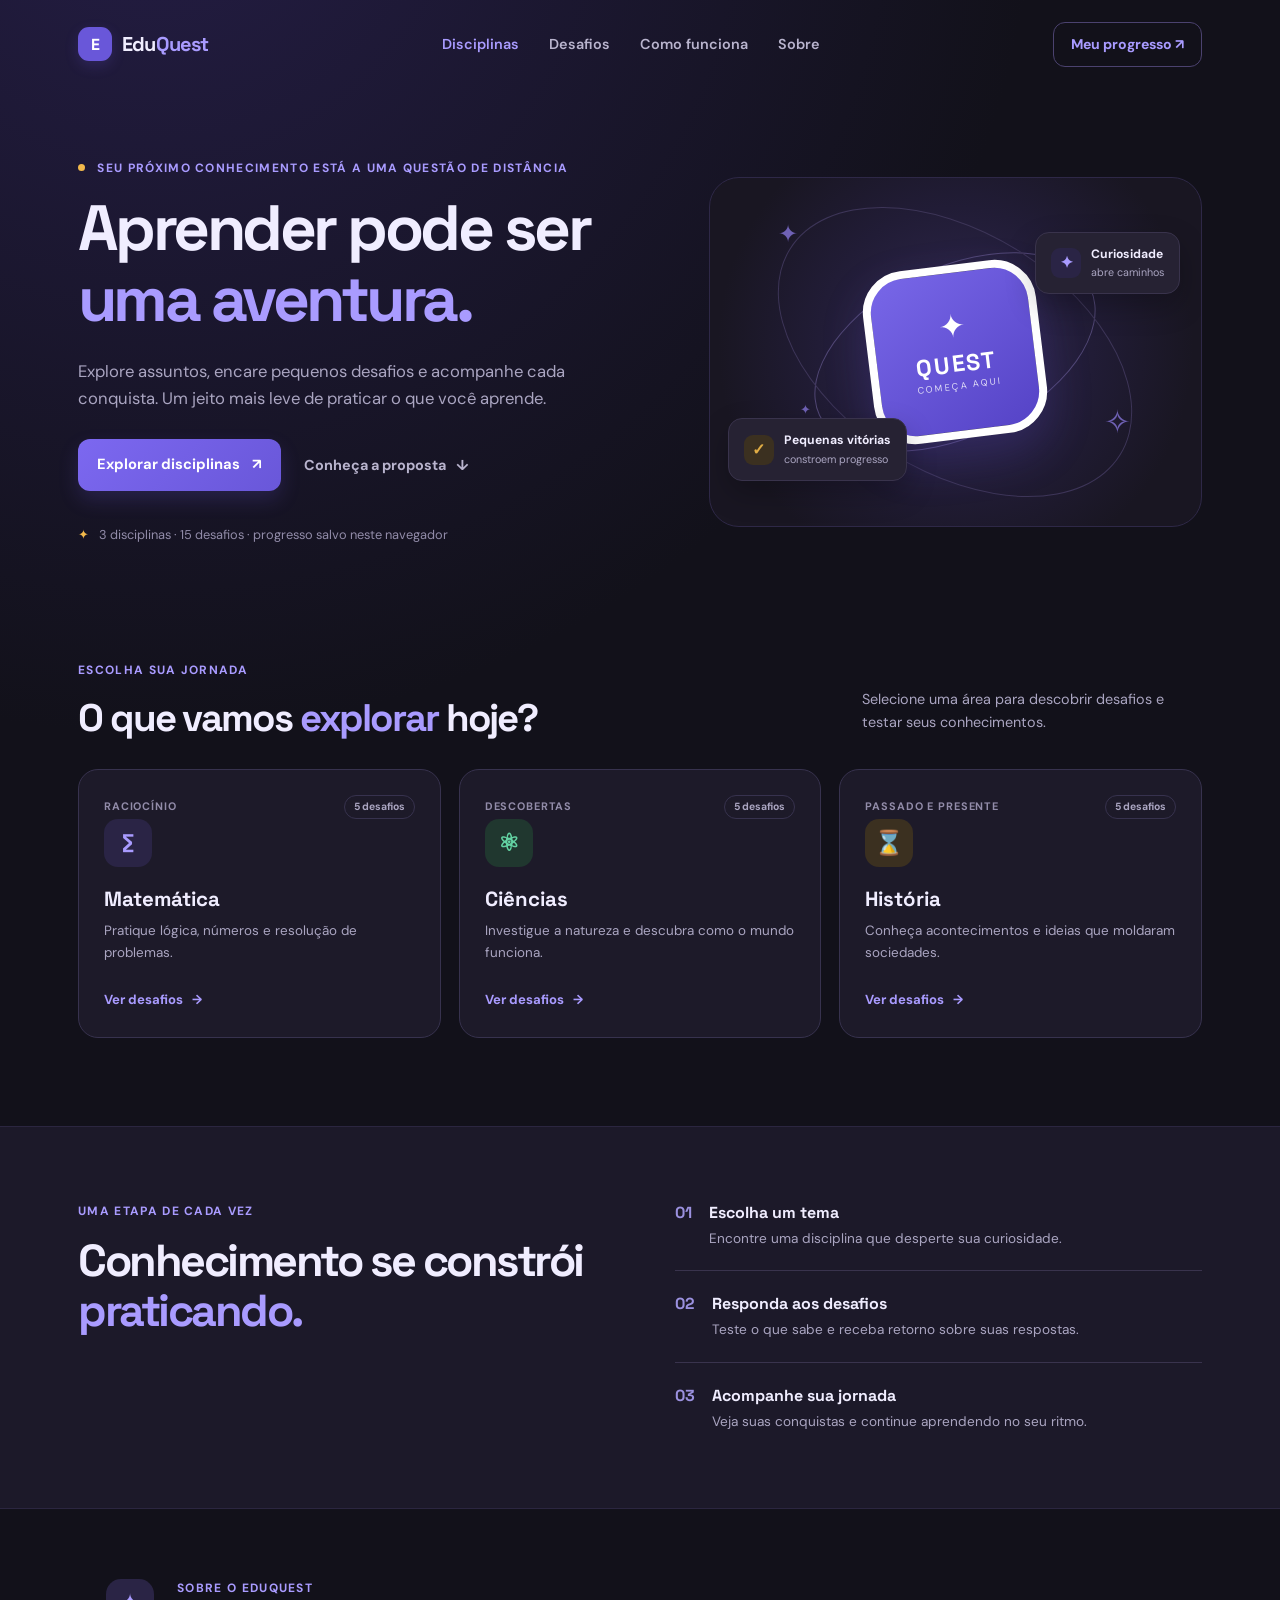
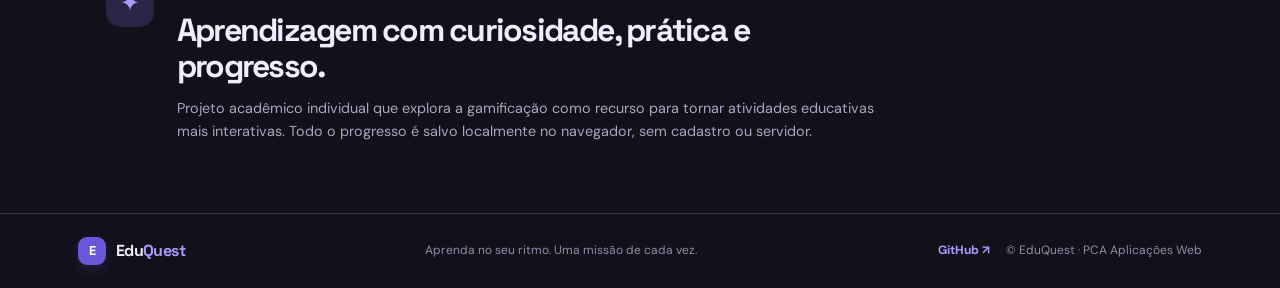
<file: index.html>
<!doctype html>
<html lang="pt-BR">
<head>
  <meta charset="utf-8">
  <meta name="viewport" content="width=device-width, initial-scale=1">
  <meta name="description" content="EduQuest: aprenda praticando com desafios educativos.">
  <meta name="theme-color" content="#12111a">
  <meta property="og:title" content="EduQuest — Aprender pode ser uma aventura">
  <meta property="og:description" content="Desafios de Matemática, Ciências e História com feedback imediato, XP e acompanhamento de progresso.">
  <meta property="og:type" content="website">
  <title>EduQuest — Aprender pode ser uma aventura</title>
  <link rel="icon" href="favicon.svg" type="image/svg+xml">
  <link rel="stylesheet" href="css/style.css">
  <script src="js/main.js" defer></script>
</head>
<body>
  <a class="skip-link" href="#conteudo">Pular para o conteúdo</a>
  <header class="site-header">
    <a class="brand" href="index.html" aria-label="EduQuest, página inicial">
      <span class="brand-mark" aria-hidden="true">E</span>
      <span>Edu<span class="brand-accent">Quest</span></span>
    </a>
    <nav class="main-nav" aria-label="Navegação principal">
      <a href="#disciplinas" aria-current="page">Disciplinas</a>
      <a href="desafios.html">Desafios</a>
      <a href="#como-funciona">Como funciona</a>
      <a href="#sobre">Sobre</a>
    </nav>
    <a class="header-cta" href="progresso.html">Meu progresso ↗</a>
  </header>

  <main id="conteudo">
    <section class="hero">
      <div class="hero-copy">
        <p class="eyebrow"><span class="eyebrow-dot"></span> Seu próximo conhecimento está a uma questão de distância</p>
        <h1>Aprender pode ser<br><span>uma aventura.</span></h1>
        <p class="hero-description">Explore assuntos, encare pequenos desafios e acompanhe cada conquista. Um jeito mais leve de praticar o que você aprende.</p>
        <div class="hero-actions">
          <a class="button button-primary" href="#disciplinas">Explorar disciplinas <span aria-hidden="true">↗</span></a>
          <a class="text-link" href="#como-funciona">Conheça a proposta <span aria-hidden="true">↓</span></a>
        </div>
        <div class="hero-note"><span class="note-icon" aria-hidden="true">✦</span> 3 disciplinas · 15 desafios · progresso salvo neste navegador</div>
      </div>
      <div class="hero-art" aria-label="Ilustração decorativa de uma jornada de aprendizagem">
        <div class="orbit orbit-one"></div>
        <div class="orbit orbit-two"></div>
        <div class="floating-card floating-card-top"><span class="mini-icon purple">✦</span><span><strong>Curiosidade</strong><small>abre caminhos</small></span></div>
        <div class="quest-bubble"><span class="quest-spark">✦</span><span class="quest-word">QUEST</span><span class="quest-sub">COMEÇA AQUI</span></div>
        <div class="floating-card floating-card-bottom"><span class="mini-icon yellow">✓</span><span><strong>Pequenas vitórias</strong><small>constroem progresso</small></span></div>
        <span class="art-star star-one">✦</span><span class="art-star star-two">✧</span><span class="art-star star-three">✦</span>
      </div>
    </section>

    <section class="section subjects" id="disciplinas">
      <div class="section-heading">
        <div><p class="eyebrow">Escolha sua jornada</p><h2>O que vamos <span>explorar</span> hoje?</h2></div>
        <p class="section-intro">Selecione uma área para descobrir desafios e testar seus conhecimentos.</p>
      </div>
      <div class="subject-grid">
        <article class="subject-card math-card">
          <div class="subject-card-top"><span class="subject-tag">Raciocínio</span><span class="subject-count">5 desafios</span></div>
          <div class="subject-icon" aria-hidden="true">∑</div>
          <h3>Matemática</h3><p>Pratique lógica, números e resolução de problemas.</p>
          <a href="desafios.html?materia=matematica" class="card-link">Ver desafios <span aria-hidden="true">→</span></a>
        </article>
        <article class="subject-card science-card">
          <div class="subject-card-top"><span class="subject-tag">Descobertas</span><span class="subject-count">5 desafios</span></div>
          <div class="subject-icon" aria-hidden="true">⚛</div>
          <h3>Ciências</h3><p>Investigue a natureza e descubra como o mundo funciona.</p>
          <a href="desafios.html?materia=ciencias" class="card-link">Ver desafios <span aria-hidden="true">→</span></a>
        </article>
        <article class="subject-card history-card">
          <div class="subject-card-top"><span class="subject-tag">Passado e presente</span><span class="subject-count">5 desafios</span></div>
          <div class="subject-icon" aria-hidden="true">⌛</div>
          <h3>História</h3><p>Conheça acontecimentos e ideias que moldaram sociedades.</p>
          <a href="desafios.html?materia=historia" class="card-link">Ver desafios <span aria-hidden="true">→</span></a>
        </article>
      </div>
    </section>

    <section class="how-section" id="como-funciona">
      <div class="how-inner">
        <div><p class="eyebrow">Uma etapa de cada vez</p><h2>Conhecimento se constrói<br><span>praticando.</span></h2></div>
        <div class="steps">
          <div class="step"><span class="step-number">01</span><div><h3>Escolha um tema</h3><p>Encontre uma disciplina que desperte sua curiosidade.</p></div></div>
          <div class="step"><span class="step-number">02</span><div><h3>Responda aos desafios</h3><p>Teste o que sabe e receba retorno sobre suas respostas.</p></div></div>
          <div class="step"><span class="step-number">03</span><div><h3>Acompanhe sua jornada</h3><p>Veja suas conquistas e continue aprendendo no seu ritmo.</p></div></div>
        </div>
      </div>
    </section>

    <section class="about-strip" id="sobre">
      <div class="about-symbol" aria-hidden="true">✦</div>
      <div><p class="eyebrow">Sobre o EduQuest</p><h2>Aprendizagem com curiosidade, prática e progresso.</h2><p>Projeto acadêmico individual que explora a gamificação como recurso para tornar atividades educativas mais interativas. Todo o progresso é salvo localmente no navegador, sem cadastro ou servidor.</p></div>
    </section>
    <noscript><p class="noscript-note">Ative o JavaScript para responder aos desafios e salvar seu progresso.</p></noscript>
  </main>

  <footer class="site-footer">
    <a class="brand footer-brand" href="index.html"><span class="brand-mark" aria-hidden="true">E</span><span>Edu<span class="brand-accent">Quest</span></span></a>
    <p>Aprenda no seu ritmo. Uma missão de cada vez.</p>
    <div class="footer-meta">
      <a href="https://github.com/B1smu7h/TrabalhoPCAEduQuest" target="_blank" rel="noopener">GitHub ↗</a>
      <span>© EduQuest · PCA Aplicações Web</span>
    </div>
  </footer>
</body>
</html>
</file>
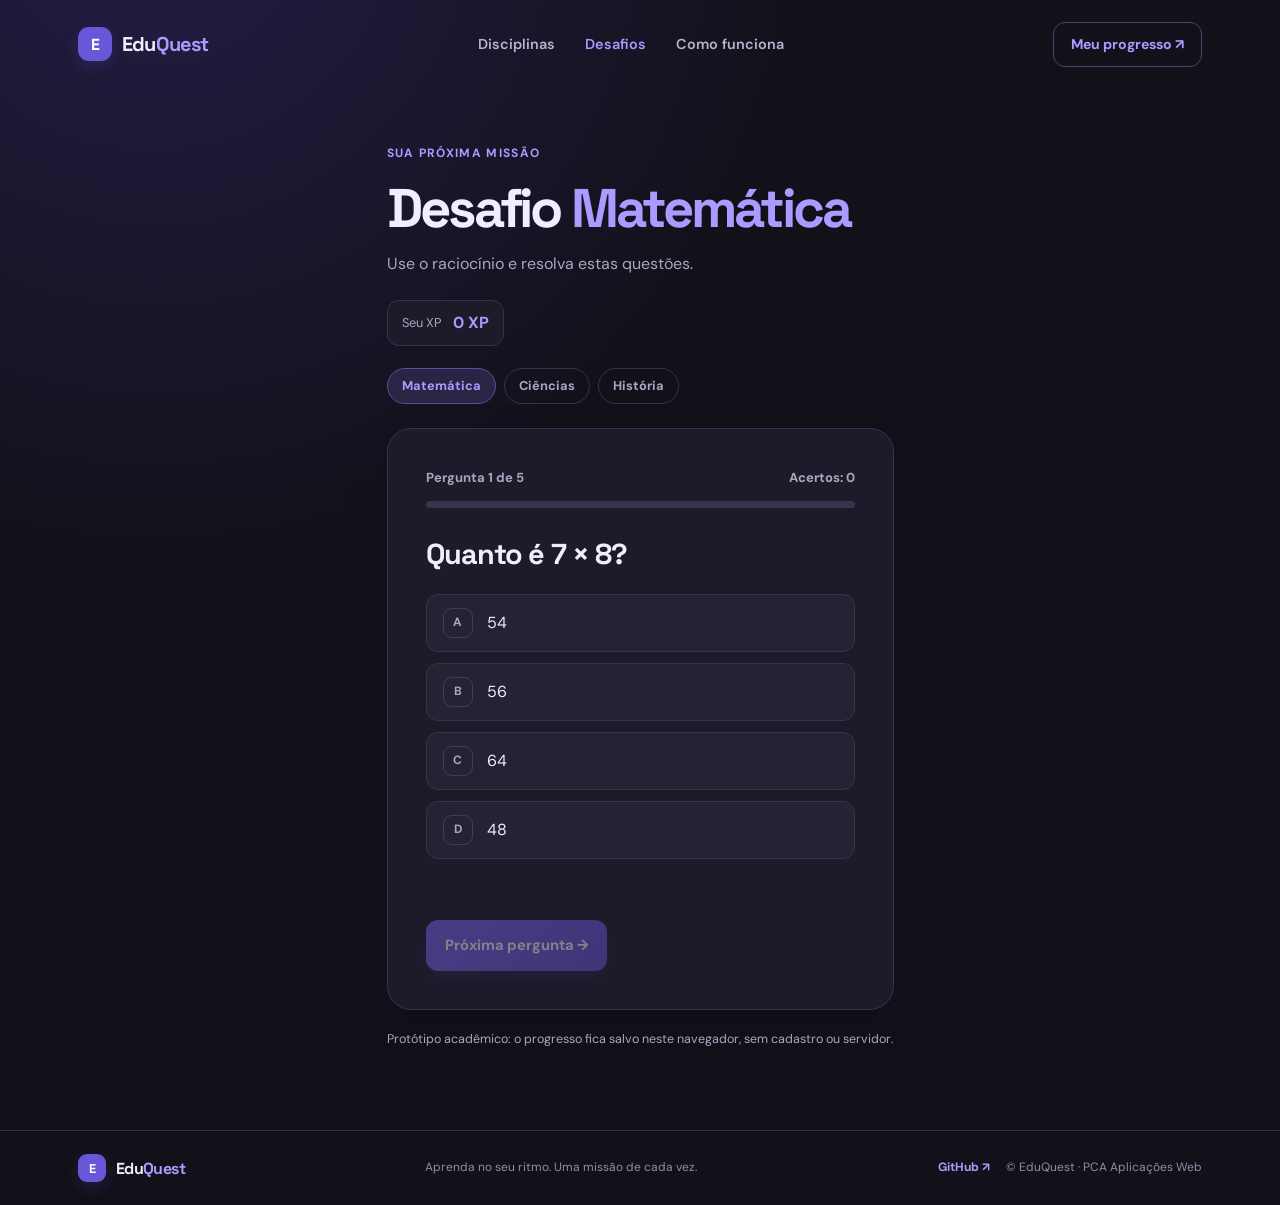
<file: desafios.html>
<!doctype html>
<html lang="pt-BR">
<head>
  <meta charset="utf-8">
  <meta name="viewport" content="width=device-width, initial-scale=1">
  <meta name="description" content="Responda aos desafios do EduQuest e pratique seus conhecimentos.">
  <meta name="theme-color" content="#12111a">
  <meta property="og:title" content="Desafios — EduQuest">
  <meta property="og:description" content="Escolha uma disciplina, responda às questões e acumule XP no EduQuest.">
  <meta property="og:type" content="website">
  <title>Desafios — EduQuest</title>
  <link rel="icon" href="favicon.svg" type="image/svg+xml">
  <link rel="stylesheet" href="css/style.css">
  <script src="js/questions.js" defer></script>
  <script src="js/storage.js" defer></script>
  <script src="js/quiz.js" defer></script>
</head>
<body>
  <a class="skip-link" href="#conteudo">Pular para o conteúdo</a>
  <header class="site-header">
    <a class="brand" href="index.html" aria-label="EduQuest, página inicial">
      <span class="brand-mark" aria-hidden="true">E</span><span>Edu<span class="brand-accent">Quest</span></span>
    </a>
    <nav class="main-nav" aria-label="Navegação principal">
      <a href="index.html#disciplinas">Disciplinas</a>
      <a href="desafios.html" aria-current="page">Desafios</a>
      <a href="index.html#como-funciona">Como funciona</a>
    </nav>
    <a class="header-cta" href="progresso.html">Meu progresso ↗</a>
  </header>

  <main class="quiz-main" id="conteudo">
    <section class="quiz-intro">
      <p class="eyebrow">Sua próxima missão</p>
      <h1 id="quiz-title">Desafio <span>EduQuest</span></h1>
      <p id="quiz-description">Escolha uma resposta, confira o feedback e continue praticando.</p>
      <div class="xp-summary"><span>Seu XP</span><strong id="xp-total">0 XP</strong></div>
    </section>

    <nav id="subject-tabs" class="subject-tabs" aria-label="Escolha a disciplina"></nav>

    <section class="quiz-panel" aria-live="polite">
      <div class="quiz-progress-row">
        <span id="question-count">Pergunta 1 de 5</span>
        <span id="quiz-score">Acertos: 0</span>
      </div>
      <div class="quiz-progress-track"><div id="progress-fill" class="quiz-progress-fill"></div></div>

      <div id="question-view">
        <h2 id="question-text">Carregando desafio…</h2>
        <div id="answer-options" class="answer-options"></div>
        <p id="feedback" class="quiz-feedback" role="status"></p>
        <button id="next-button" class="button button-primary quiz-next" type="button" disabled>Próxima pergunta →</button>
      </div>

      <div id="result-view" class="quiz-result" tabindex="-1" hidden>
        <span class="result-badge" aria-hidden="true">✦</span>
        <p class="eyebrow">Missão concluída</p>
        <h2 id="result-title">Você concluiu o desafio!</h2>
        <p id="result-message">Confira seu resultado e continue praticando.</p>
        <div class="result-stats">
          <div><span>Acertos</span><strong id="result-score">0/5</strong></div>
          <div><span>XP nesta rodada</span><strong id="result-xp">0 XP</strong></div>
          <div><span>Seu melhor</span><strong id="result-best">0/5</strong></div>
        </div>
        <div class="result-actions">
          <button id="retry-button" class="button button-primary" type="button">Refazer desafio ↻</button>
          <a class="button button-secondary" href="index.html#disciplinas">Escolher outra disciplina</a>
        </div>
      </div>
    </section>

    <p class="quiz-footnote">Protótipo acadêmico: o progresso fica salvo neste navegador, sem cadastro ou servidor.</p>
    <noscript><p class="noscript-note">Ative o JavaScript para responder aos desafios e salvar seu progresso.</p></noscript>
  </main>

  <footer class="site-footer">
    <a class="brand footer-brand" href="index.html"><span class="brand-mark" aria-hidden="true">E</span><span>Edu<span class="brand-accent">Quest</span></span></a>
    <p>Aprenda no seu ritmo. Uma missão de cada vez.</p>
    <div class="footer-meta">
      <a href="https://github.com/B1smu7h/TrabalhoPCAEduQuest" target="_blank" rel="noopener">GitHub ↗</a>
      <span>© EduQuest · PCA Aplicações Web</span>
    </div>
  </footer>
</body>
</html>
</file>
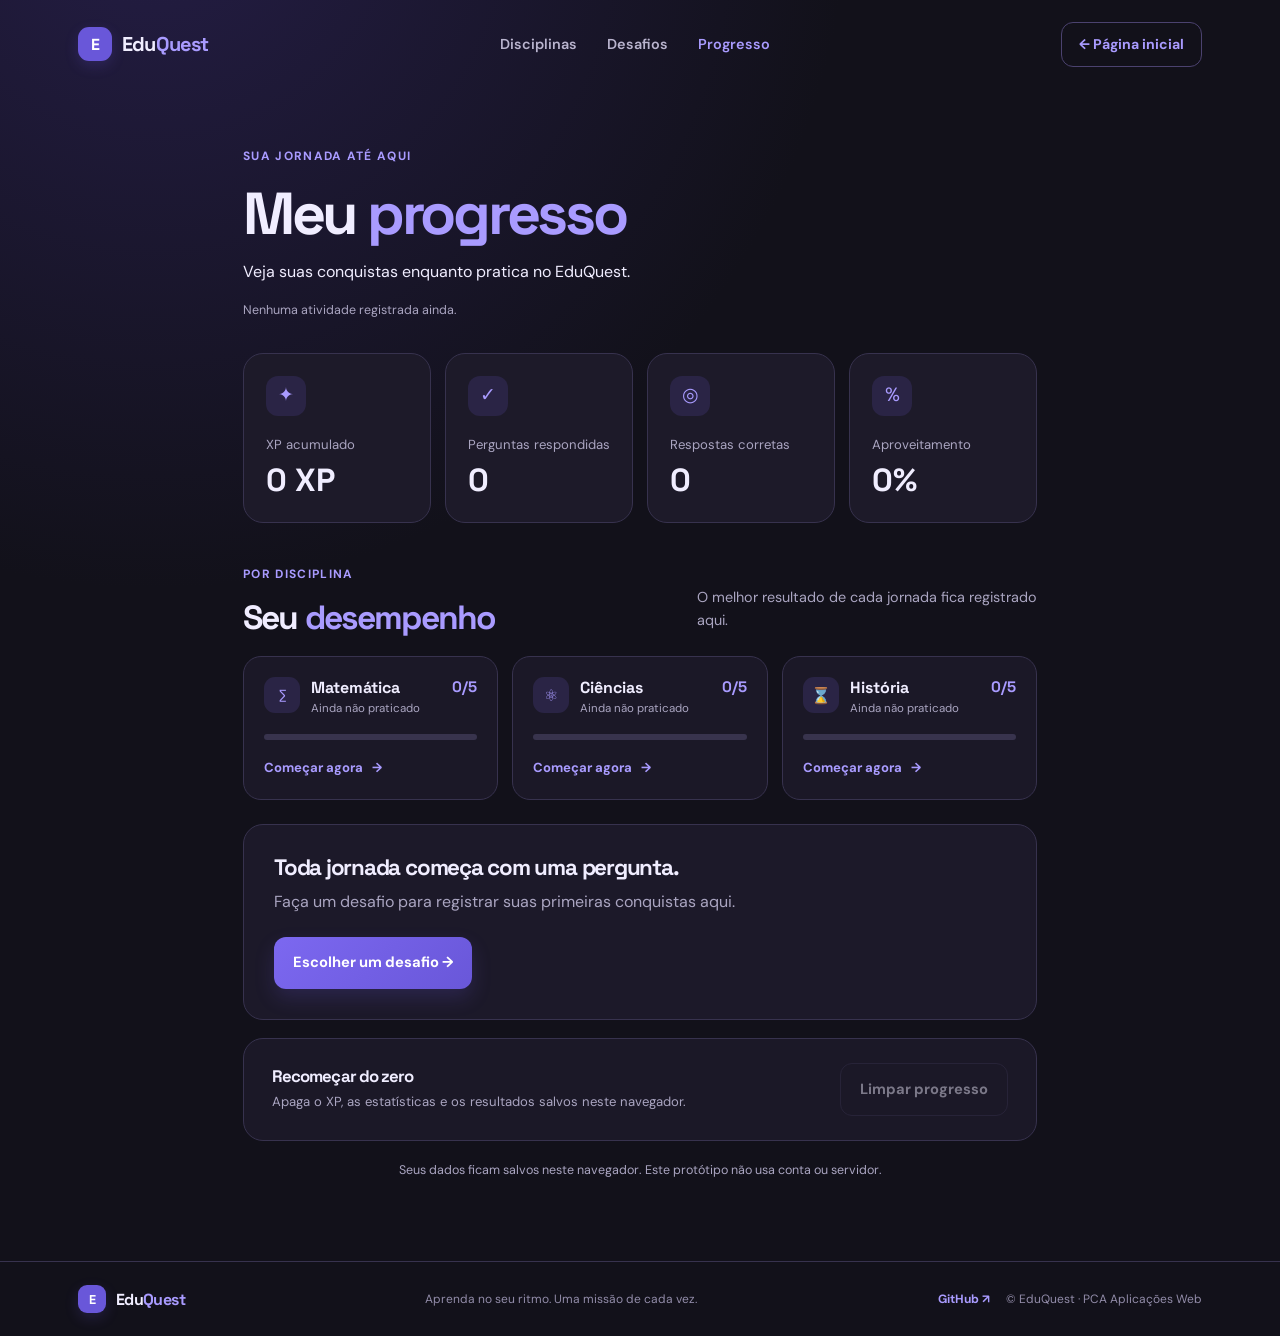
<file: progresso.html>
<!doctype html>
<html lang="pt-BR">
<head>
  <meta charset="utf-8">
  <meta name="viewport" content="width=device-width, initial-scale=1">
  <meta name="description" content="Acompanhe seu XP, acertos e desempenho por disciplina no EduQuest.">
  <meta name="theme-color" content="#12111a">
  <meta property="og:title" content="Meu progresso — EduQuest">
  <meta property="og:description" content="Veja suas conquistas, seu aproveitamento e seu melhor resultado em cada disciplina.">
  <meta property="og:type" content="website">
  <title>Meu progresso — EduQuest</title>
  <link rel="icon" href="favicon.svg" type="image/svg+xml">
  <link rel="stylesheet" href="css/style.css">
  <script src="js/questions.js" defer></script>
  <script src="js/storage.js" defer></script>
  <script src="js/progresso.js" defer></script>
</head>
<body>
  <a class="skip-link" href="#conteudo">Pular para o conteúdo</a>
  <header class="site-header">
    <a class="brand" href="index.html" aria-label="EduQuest, página inicial"><span class="brand-mark" aria-hidden="true">E</span><span>Edu<span class="brand-accent">Quest</span></span></a>
    <nav class="main-nav" aria-label="Navegação principal">
      <a href="index.html#disciplinas">Disciplinas</a>
      <a href="desafios.html">Desafios</a>
      <a href="progresso.html" aria-current="page">Progresso</a>
    </nav>
    <a class="header-cta" href="index.html">← Página inicial</a>
  </header>

  <main class="progress-main" id="conteudo">
    <section class="progress-heading">
      <p class="eyebrow">Sua jornada até aqui</p>
      <h1>Meu <span>progresso</span></h1>
      <p>Veja suas conquistas enquanto pratica no EduQuest.</p>
      <p id="last-activity" class="last-activity">Nenhuma atividade registrada ainda.</p>
    </section>

    <section class="progress-grid" aria-label="Estatísticas do seu progresso">
      <article class="progress-card"><span class="progress-card-icon" aria-hidden="true">✦</span><p>XP acumulado</p><strong id="progress-xp">0 XP</strong></article>
      <article class="progress-card"><span class="progress-card-icon" aria-hidden="true">✓</span><p>Perguntas respondidas</p><strong id="progress-answered">0</strong></article>
      <article class="progress-card"><span class="progress-card-icon" aria-hidden="true">◎</span><p>Respostas corretas</p><strong id="progress-correct">0</strong></article>
      <article class="progress-card"><span class="progress-card-icon" aria-hidden="true">%</span><p>Aproveitamento</p><strong id="progress-accuracy">0%</strong></article>
    </section>

    <section class="progress-subjects" aria-labelledby="subjects-title">
      <div class="section-heading">
        <div><p class="eyebrow">Por disciplina</p><h2 id="subjects-title">Seu <span>desempenho</span></h2></div>
        <p class="section-intro">O melhor resultado de cada jornada fica registrado aqui.</p>
      </div>
      <div id="subject-progress-list" class="subject-progress-list"></div>
    </section>

    <section class="progress-message" aria-labelledby="progress-message-title">
      <h2 id="progress-message-title">Toda jornada começa com uma pergunta.</h2>
      <p id="progress-message-text">Faça um desafio para registrar suas primeiras conquistas aqui.</p>
      <a class="button button-primary" href="index.html#disciplinas">Escolher um desafio →</a>
    </section>

    <section class="progress-reset" aria-labelledby="reset-title">
      <div>
        <h2 id="reset-title">Recomeçar do zero</h2>
        <p>Apaga o XP, as estatísticas e os resultados salvos neste navegador.</p>
      </div>
      <button id="reset-progress" class="button button-ghost" type="button">Limpar progresso</button>
    </section>

    <p class="quiz-footnote">Seus dados ficam salvos neste navegador. Este protótipo não usa conta ou servidor.</p>
    <noscript><p class="noscript-note">Ative o JavaScript para visualizar e salvar seu progresso.</p></noscript>
  </main>

  <dialog id="reset-dialog" class="confirm-dialog" aria-labelledby="reset-dialog-title">
    <h2 id="reset-dialog-title">Limpar todo o progresso?</h2>
    <p>Essa ação remove o XP, as respostas registradas e o melhor resultado de cada disciplina. Não é possível desfazer.</p>
    <div class="dialog-actions">
      <button id="cancel-reset" class="button button-ghost" type="button">Cancelar</button>
      <button id="confirm-reset" class="button button-danger" type="button">Sim, limpar</button>
    </div>
  </dialog>

  <footer class="site-footer">
    <a class="brand footer-brand" href="index.html"><span class="brand-mark" aria-hidden="true">E</span><span>Edu<span class="brand-accent">Quest</span></span></a>
    <p>Aprenda no seu ritmo. Uma missão de cada vez.</p>
    <div class="footer-meta">
      <a href="https://github.com/B1smu7h/TrabalhoPCAEduQuest" target="_blank" rel="noopener">GitHub ↗</a>
      <span>© EduQuest · PCA Aplicações Web</span>
    </div>
  </footer>
</body>
</html>
</file>
<file: css/style.css>
@import url('https://fonts.googleapis.com/css2?family=DM+Sans:wght@400;500;600;700&family=Space+Grotesk:wght@500;600;700&display=swap');

:root {
  color-scheme: dark;
  --ink: #f0edff;
  --muted: #aaa5c1;
  --purple: #a99bff;
  --purple-strong: #8d7bff;
  --purple-deep: #6957d9;
  --purple-dark: #5a48c6;
  --lavender: #2a2445;
  --line: #37324e;
  --paper: #12111a;
  --surface: #1b1827;
  --surface-alt: #1d1a29;
  --surface-2: #262233;
  --surface-3: #1c1929;
  --mint: #20372f;
  --yellow: #3b3020;
  --pink: #3a252e;
  --success: #7bd8ac;
  --danger: #f0a0aa;
  --warning: #f2b94b;
}

* { box-sizing: border-box; }

html { scroll-behavior: smooth; }

body {
  min-height: 100vh;
  display: flex;
  flex-direction: column;
  margin: 0;
  background:
    radial-gradient(circle at 12% -8%, #241d45 0, transparent 38%),
    var(--paper);
  color: var(--ink);
  font-family: 'DM Sans', sans-serif;
  line-height: 1.6;
}

main { flex: 1 0 auto; }

a { color: inherit; text-decoration: none; }

button, input { font: inherit; }

:focus-visible {
  outline: 2px solid var(--warning);
  outline-offset: 3px;
}

h1, h2, h3, p { margin-top: 0; }

h1, h2 {
  font-family: 'Space Grotesk', sans-serif;
  letter-spacing: -.055em;
  line-height: 1.12;
}

h1 { margin-bottom: 22px; font-size: clamp(2.7rem, 5vw, 4.5rem); }

h1 span, h2 span { color: var(--purple); }

.skip-link {
  position: absolute;
  z-index: 100;
  top: 12px;
  left: 12px;
  padding: 10px 16px;
  border-radius: 10px;
  background: var(--purple-deep);
  color: #fff;
  font-weight: 700;
  transform: translateY(-180%);
  transition: transform .2s ease;
}

.skip-link:focus { transform: translateY(0); }

/* Cabeçalho e navegação */
.site-header {
  max-width: 1180px;
  width: 100%;
  margin: 0 auto;
  padding: 22px 28px;
  display: flex;
  align-items: center;
  justify-content: space-between;
  gap: 28px;
}

.brand {
  display: inline-flex;
  align-items: center;
  gap: 10px;
  font: 700 1.25rem 'Space Grotesk', sans-serif;
  letter-spacing: -.04em;
  white-space: nowrap;
}

.brand-mark {
  display: grid;
  place-items: center;
  width: 34px;
  height: 34px;
  border-radius: 11px;
  background: var(--purple-deep);
  color: white;
  font-size: 1rem;
  box-shadow: 0 5px 14px #6957d933;
}

.brand-accent { color: var(--purple); }

.main-nav {
  display: flex;
  align-items: center;
  gap: 30px;
  color: #b9b4ce;
  font-size: .9rem;
  font-weight: 600;
}

.main-nav a { transition: color .15s ease; }
.main-nav a:hover, .main-nav a[aria-current="page"], .text-link:hover { color: var(--purple); }

.header-cta {
  padding: 10px 17px;
  border: 1px solid #4b426f;
  border-radius: 12px;
  color: var(--purple);
  font-weight: 700;
  font-size: .88rem;
  transition: border-color .15s ease, background .15s ease;
}

.header-cta:hover { border-color: var(--purple); background: var(--lavender); }

/* Página inicial */
.hero {
  max-width: 1180px;
  margin: 0 auto;
  padding: 70px 28px 84px;
  display: grid;
  grid-template-columns: 1.08fr .92fr;
  align-items: center;
  gap: 52px;
}

.eyebrow {
  margin: 0 0 15px;
  color: var(--purple);
  font-size: .75rem;
  font-weight: 700;
  letter-spacing: .11em;
  text-transform: uppercase;
}

.eyebrow-dot {
  display: inline-block;
  width: 7px;
  height: 7px;
  margin-right: 8px;
  border-radius: 50%;
  background: var(--warning);
  vertical-align: 1px;
}

.hero-description {
  max-width: 490px;
  margin-bottom: 28px;
  color: var(--muted);
  font-size: 1.04rem;
}

.hero-actions { display: flex; flex-wrap: wrap; align-items: center; gap: 23px; }

.button {
  display: inline-flex;
  align-items: center;
  justify-content: center;
  gap: 12px;
  padding: 14px 19px;
  border-radius: 12px;
  font-weight: 700;
  font-size: .92rem;
  transition: transform .15s ease, background .15s ease, border-color .15s ease, color .15s ease;
}

.button-primary {
  background: linear-gradient(135deg, #7c68f0, var(--purple-deep));
  color: #fff;
  box-shadow: 0 9px 20px #6957d933;
}

.button-primary:hover {
  background: linear-gradient(135deg, #8b78ff, var(--purple-dark));
  transform: translateY(-1px);
}

.button-secondary {
  border: 1px solid #4b426f;
  background: transparent;
  color: var(--purple);
}

.button-secondary:hover { border-color: var(--purple); background: var(--lavender); }

.button-ghost {
  border: 1px solid var(--line);
  background: transparent;
  color: var(--ink);
}

.button-ghost:hover { border-color: var(--danger); color: var(--danger); }

.button:disabled { opacity: .45; cursor: not-allowed; transform: none; }

.text-link { color: #b9b4ce; font-size: .9rem; font-weight: 700; }
.text-link span { margin-left: 7px; }

.hero-note { margin-top: 34px; color: #928ca9; font-size: .8rem; }
.note-icon { color: var(--warning); margin-right: 7px; }

.hero-art {
  position: relative;
  min-height: 350px;
  display: grid;
  place-items: center;
  overflow: hidden;
  border: 1px solid #2e2847;
  border-radius: 30px;
  background: radial-gradient(circle at 50% 48%, #30284f 0, #211c36 45%, #191622 78%);
}

.orbit { position: absolute; border: 1px solid #514775; border-radius: 50%; transform: rotate(-25deg); }
.orbit-one { width: 300px; height: 170px; }
.orbit-two { width: 390px; height: 240px; border-color: #3d3558; transform: rotate(32deg); }

.quest-bubble {
  z-index: 1;
  width: 174px;
  height: 174px;
  display: flex;
  flex-direction: column;
  align-items: center;
  justify-content: center;
  border: 8px solid #fff;
  border-radius: 42px;
  background: linear-gradient(145deg, #7867e8, #5543c6);
  color: white;
  box-shadow: 0 20px 45px #5947c53d;
  transform: rotate(-7deg);
}

.quest-spark { font-size: 2rem; line-height: 1; }
.quest-word { margin-top: 7px; font: 700 1.45rem 'Space Grotesk', sans-serif; letter-spacing: .08em; }
.quest-sub { font-size: .58rem; letter-spacing: .2em; opacity: .8; }

.floating-card {
  position: absolute;
  z-index: 2;
  display: flex;
  align-items: center;
  gap: 10px;
  padding: 12px 15px;
  border: 1px solid #39334c;
  border-radius: 14px;
  background: #262233;
  box-shadow: 0 12px 30px #0000003d;
}

.floating-card strong, .floating-card small { display: block; }
.floating-card strong { font-size: .76rem; }
.floating-card small { color: var(--muted); font-size: .67rem; }
.floating-card-top { top: 54px; right: 21px; }
.floating-card-bottom { bottom: 45px; left: 18px; }

.mini-icon {
  display: grid;
  place-items: center;
  width: 30px;
  height: 30px;
  border-radius: 9px;
  font-weight: 700;
}

.mini-icon.purple { background: var(--lavender); color: var(--purple); }
.mini-icon.yellow { background: var(--yellow); color: #e0ad45; }

.art-star { position: absolute; color: #6f61b5; }
.star-one { top: 37px; left: 68px; font-size: 1.5rem; }
.star-two { right: 70px; bottom: 78px; font-size: 2rem; }
.star-three { left: 90px; bottom: 105px; font-size: .8rem; }

/* Seções gerais */
.section { max-width: 1180px; margin: 0 auto; padding: 32px 28px 88px; }

.section-heading {
  display: flex;
  align-items: end;
  justify-content: space-between;
  gap: 30px;
  margin-bottom: 30px;
}

.section-heading h2, .how-section h2 { margin-bottom: 0; font-size: clamp(1.8rem, 3vw, 2.6rem); }
.section-intro { max-width: 340px; margin-bottom: 4px; color: var(--muted); font-size: .9rem; }

.subject-grid { display: grid; grid-template-columns: repeat(3, 1fr); gap: 18px; }

.subject-card {
  min-height: 265px;
  padding: 25px;
  border: 1px solid var(--line);
  border-radius: 20px;
  background: var(--surface-alt);
  transition: transform .2s ease, box-shadow .2s ease, border-color .2s ease;
}

.subject-card:hover {
  transform: translateY(-4px);
  border-color: #4a4270;
  box-shadow: 0 15px 35px #00000030;
}

.subject-card-top { display: flex; align-items: center; justify-content: space-between; gap: 12px; }

.subject-icon {
  display: grid;
  place-items: center;
  width: 48px;
  height: 48px;
  margin-bottom: 19px;
  border-radius: 14px;
  font-size: 1.5rem;
  font-weight: 700;
}

.math-card .subject-icon { background: var(--lavender); color: var(--purple); }
.science-card .subject-icon { background: var(--mint); color: #63d3a3; }
.history-card .subject-icon { background: var(--yellow); color: #e0ad45; }

.subject-tag {
  color: #928ca9;
  font-size: .68rem;
  font-weight: 700;
  letter-spacing: .08em;
  text-transform: uppercase;
}

.subject-count {
  padding: 3px 9px;
  border: 1px solid var(--line);
  border-radius: 20px;
  color: var(--muted);
  font-size: .65rem;
  font-weight: 700;
  white-space: nowrap;
}

.subject-card h3 { margin: 7px 0 8px; font: 700 1.28rem 'Space Grotesk', sans-serif; }
.subject-card p { min-height: 48px; margin-bottom: 18px; color: var(--muted); font-size: .84rem; }

.card-link { color: var(--purple); font-size: .82rem; font-weight: 700; }
.card-link:hover { color: var(--purple-strong); }
.card-link span { margin-left: 6px; }

.how-section {
  padding: 75px 28px;
  border-top: 1px solid #2b2640;
  border-bottom: 1px solid #2b2640;
  background: var(--surface-3);
}

.how-inner {
  max-width: 1124px;
  margin: 0 auto;
  display: grid;
  grid-template-columns: 1fr 1fr;
  gap: 70px;
  align-items: start;
}

.how-section h2 { font-size: clamp(2rem, 3.5vw, 3rem); }

.steps { display: grid; gap: 22px; }

.step {
  display: flex;
  gap: 17px;
  padding-bottom: 21px;
  border-bottom: 1px solid #39334d;
}

.step:last-child { border-bottom: 0; padding-bottom: 0; }
.step-number { color: #9b91df; font: 700 1rem 'Space Grotesk', sans-serif; }
.step h3 { margin-bottom: 5px; font: 700 1rem 'Space Grotesk', sans-serif; }
.step p { margin-bottom: 0; color: var(--muted); font-size: .85rem; }

.about-strip {
  max-width: 1124px;
  margin: 0 auto;
  padding: 70px 28px;
  display: flex;
  align-items: flex-start;
  gap: 23px;
}

.about-symbol {
  display: grid;
  place-items: center;
  flex: 0 0 48px;
  height: 48px;
  border-radius: 15px;
  background: var(--lavender);
  color: var(--purple);
  font-size: 1.5rem;
}

.about-strip h2 { max-width: 650px; margin-bottom: 12px; font-size: clamp(1.5rem, 2.5vw, 2.1rem); }
.about-strip p:last-child { max-width: 700px; margin-bottom: 0; color: var(--muted); font-size: .9rem; }

/* Rodapé */
.site-footer {
  display: flex;
  flex-wrap: wrap;
  align-items: center;
  justify-content: space-between;
  gap: 15px;
  padding: 23px max(28px, calc((100% - 1124px)/2));
  border-top: 1px solid var(--line);
  color: #928ca9;
  font-size: .75rem;
}

.footer-brand { color: var(--ink); font-size: 1rem; }
.footer-brand .brand-mark { width: 28px; height: 28px; border-radius: 9px; font-size: .8rem; }
.site-footer p { margin: 0; }

.footer-meta { display: flex; flex-wrap: wrap; align-items: center; gap: 16px; }
.footer-meta a { color: var(--purple); font-weight: 700; }
.footer-meta a:hover { color: var(--purple-strong); }

/* Página de desafios */
.quiz-main { max-width: 850px; min-height: 68vh; margin: 0 auto; padding: 55px 24px 80px; }
.quiz-intro { position: relative; margin-bottom: 22px; }
.quiz-intro h1 { margin-bottom: 12px; font-size: clamp(2.2rem, 5vw, 3.4rem); }
.quiz-intro > p:not(.eyebrow) { max-width: 570px; color: var(--muted); }

.xp-summary {
  display: inline-flex;
  align-items: center;
  gap: 12px;
  margin-top: 8px;
  padding: 9px 14px;
  border: 1px solid var(--line);
  border-radius: 12px;
  background: var(--surface-alt);
}

.xp-summary span { color: var(--muted); font-size: .8rem; }
.xp-summary strong { color: var(--purple); }

.subject-tabs {
  display: flex;
  flex-wrap: wrap;
  gap: 8px;
  margin-bottom: 24px;
}

.subject-tab {
  padding: 7px 14px;
  border: 1px solid var(--line);
  border-radius: 999px;
  color: var(--muted);
  font-size: .8rem;
  font-weight: 700;
  transition: border-color .15s ease, color .15s ease, background .15s ease;
}

.subject-tab:hover { border-color: var(--purple); color: var(--purple); }
.subject-tab.is-active { border-color: #5b4fa0; background: var(--lavender); color: var(--purple); }

.quiz-panel {
  padding: clamp(22px, 5vw, 38px);
  border: 1px solid var(--line);
  border-radius: 24px;
  background: var(--surface-alt);
  box-shadow: 0 18px 45px #00000020;
}

.quiz-progress-row {
  display: flex;
  justify-content: space-between;
  gap: 15px;
  color: var(--muted);
  font-size: .82rem;
  font-weight: 700;
}

.quiz-progress-track {
  height: 7px;
  margin: 13px 0 30px;
  overflow: hidden;
  border-radius: 20px;
  background: #38334d;
}

.quiz-progress-fill {
  width: 0;
  height: 100%;
  border-radius: inherit;
  background: linear-gradient(90deg, var(--purple-deep), var(--purple));
  transition: width .25s ease;
}

.quiz-panel h2 { margin-bottom: 23px; font-size: clamp(1.35rem, 3vw, 1.8rem); letter-spacing: -.03em; }

.answer-options { display: grid; gap: 11px; }

.answer-option {
  width: 100%;
  display: flex;
  align-items: center;
  gap: 14px;
  padding: 13px 16px;
  border: 1px solid var(--line);
  border-radius: 12px;
  background: var(--surface-2);
  color: var(--ink);
  text-align: left;
  font: inherit;
  cursor: pointer;
  transition: border-color .15s ease, background .15s ease;
}

.answer-option:hover:not(:disabled) { border-color: var(--purple); background: #302a46; }
.answer-option:disabled { cursor: default; opacity: .9; }

.option-letter {
  display: grid;
  place-items: center;
  flex: 0 0 30px;
  width: 30px;
  height: 30px;
  border: 1px solid #423b5e;
  border-radius: 9px;
  color: var(--muted);
  font-size: .75rem;
  font-weight: 700;
}

.option-text { flex: 1; }

.answer-option.answer-correct { border-color: #3c9d75; background: #20372f; }
.answer-option.answer-correct .option-letter { border-color: #3c9d75; background: #2f6b52; color: #fff; }
.answer-option.answer-wrong { border-color: #c56c7a; background: #3a252e; }
.answer-option.answer-wrong .option-letter { border-color: #c56c7a; background: #7a3a46; color: #fff; }

.quiz-feedback { min-height: 25px; margin: 17px 0; color: var(--muted); font-size: .9rem; }
.feedback-correct { color: var(--success); }
.feedback-wrong { color: var(--danger); }

.quiz-next { margin-top: 2px; border: 0; cursor: pointer; }

.quiz-footnote { margin: 20px 0 0; color: var(--muted); font-size: .78rem; text-align: center; }

.quiz-result { text-align: center; padding: 10px 0 4px; }
.quiz-result:focus { outline: none; }

.result-badge {
  display: grid;
  place-items: center;
  width: 58px;
  height: 58px;
  margin: 0 auto 20px;
  border-radius: 18px;
  background: var(--lavender);
  color: var(--purple);
  font-size: 1.6rem;
}

.quiz-result .eyebrow { margin-bottom: 8px; }
.quiz-result h2 { margin-bottom: 12px; }
.quiz-result > p:not(.eyebrow) { max-width: 540px; margin: 0 auto 26px; color: var(--muted); font-size: .95rem; }

.result-stats {
  display: grid;
  grid-template-columns: repeat(3, 1fr);
  gap: 12px;
  margin-bottom: 26px;
}

.result-stats div {
  padding: 16px 12px;
  border: 1px solid var(--line);
  border-radius: 14px;
  background: var(--surface-2);
}

.result-stats span { display: block; margin-bottom: 4px; color: var(--muted); font-size: .72rem; }
.result-stats strong { font: 700 1.35rem 'Space Grotesk', sans-serif; }
.result-stats div:nth-child(2) strong { color: var(--purple); }

.result-actions { display: flex; flex-wrap: wrap; justify-content: center; gap: 12px; }

/* Página de progresso */
.progress-main { max-width: 980px; min-height: 68vh; margin: 0 auto; padding: 58px 24px 80px; }
.progress-heading { margin-bottom: 32px; }
.progress-heading h1 { margin-bottom: 12px; font-size: clamp(2.4rem, 5vw, 3.7rem); }
.progress-heading > p:last-child { margin-bottom: 6px; color: var(--muted); }
.last-activity { margin: 0; color: #928ca9; font-size: .78rem; }

.progress-grid { display: grid; grid-template-columns: repeat(4, 1fr); gap: 14px; }

.progress-card {
  padding: 22px;
  border: 1px solid var(--line);
  border-radius: 20px;
  background: var(--surface-alt);
}

.progress-card-icon {
  display: grid;
  place-items: center;
  width: 40px;
  height: 40px;
  margin-bottom: 18px;
  border-radius: 12px;
  background: var(--lavender);
  color: var(--purple);
  font-size: 1.2rem;
}

.progress-card p { margin-bottom: 5px; color: var(--muted); font-size: .82rem; }
.progress-card strong { font: 700 clamp(1.6rem, 3vw, 2rem) 'Space Grotesk', sans-serif; }

.progress-subjects { margin-top: 42px; }
.progress-subjects .section-heading { margin-bottom: 20px; }
.progress-subjects h2 { font-size: clamp(1.6rem, 3vw, 2.1rem); }

.subject-progress-list { display: grid; grid-template-columns: repeat(3, 1fr); gap: 14px; }

.subject-progress {
  padding: 20px;
  border: 1px solid var(--line);
  border-radius: 18px;
  background: var(--surface);
}

.subject-progress-head { display: flex; align-items: flex-start; gap: 11px; margin-bottom: 15px; }

.subject-progress-icon {
  display: grid;
  place-items: center;
  flex: 0 0 36px;
  width: 36px;
  height: 36px;
  border-radius: 11px;
  background: var(--lavender);
  color: var(--purple);
  font-size: 1rem;
}

.subject-progress-head h3 { margin: 0; font: 700 1rem 'Space Grotesk', sans-serif; }
.subject-progress-head p { margin: 2px 0 0; color: var(--muted); font-size: .72rem; }
.subject-progress-head strong { margin-left: auto; color: var(--purple); font: 700 .95rem 'Space Grotesk', sans-serif; }

.subject-progress-track {
  height: 6px;
  margin-bottom: 14px;
  overflow: hidden;
  border-radius: 20px;
  background: #38334d;
}

.subject-progress-track span {
  display: block;
  width: 0;
  height: 100%;
  border-radius: inherit;
  background: linear-gradient(90deg, var(--purple-deep), var(--purple));
  transition: width .3s ease;
}

.progress-message {
  margin-top: 24px;
  padding: 30px;
  border: 1px solid var(--line);
  border-radius: 20px;
  background: var(--surface-3);
}

.progress-message h2 { margin-bottom: 9px; font-size: 1.4rem; }
.progress-message p { color: var(--muted); }
.progress-message .button { margin-top: 6px; }

.progress-reset {
  display: flex;
  align-items: center;
  justify-content: space-between;
  gap: 24px;
  margin-top: 18px;
  padding: 24px 28px;
  border: 1px solid var(--line);
  border-radius: 20px;
  background: var(--surface);
}

.progress-reset h2 { margin-bottom: 5px; font-size: 1.05rem; }
.progress-reset p { margin: 0; color: var(--muted); font-size: .82rem; }

.confirm-dialog {
  max-width: 460px;
  padding: 28px;
  border: 1px solid #4b426f;
  border-radius: 20px;
  background: var(--surface-alt);
  color: var(--ink);
  box-shadow: 0 25px 70px #00000080;
}

.confirm-dialog::backdrop { background: #08070dcc; }
.confirm-dialog h2 { margin-bottom: 10px; font-size: 1.35rem; }
.confirm-dialog p { color: var(--muted); font-size: .9rem; }
.dialog-actions { display: flex; flex-wrap: wrap; justify-content: flex-end; gap: 10px; margin-top: 22px; }
.dialog-actions .button { border: 1px solid var(--line); cursor: pointer; }
.dialog-actions .button-danger { background: #7a3a46; border-color: #a65362; color: #fff; }
.dialog-actions .button-danger:hover { background: #8d4351; }

.noscript-note {
  max-width: 850px;
  margin: 0 auto 20px;
  padding: 14px 18px;
  border: 1px solid #7a3a46;
  border-radius: 12px;
  background: var(--pink);
  color: var(--danger);
  font-size: .85rem;
}

/* Responsividade */
@media (max-width: 900px) {
  .progress-grid { grid-template-columns: repeat(2, 1fr); }
  .subject-progress-list { grid-template-columns: 1fr; }
}

@media (max-width: 800px) {
  .site-header { flex-wrap: wrap; padding: 18px 22px; }
  .main-nav { order: 3; width: 100%; justify-content: center; gap: 22px; }
  .hero { grid-template-columns: 1fr; padding: 48px 22px 65px; gap: 35px; }
  .hero-art { min-height: 300px; }
  .section { padding: 20px 22px 65px; }
  .section-heading { align-items: flex-start; flex-direction: column; gap: 12px; }
  .subject-grid { grid-template-columns: 1fr; }
  .subject-card { min-height: auto; }
  .subject-card p { min-height: 0; }
  .how-inner { grid-template-columns: 1fr; gap: 35px; }
  .how-section { padding: 55px 22px; }
  .about-strip { padding: 55px 22px; }
}

@media (max-width: 650px) {
  .progress-main { padding: 40px 18px 60px; }
  .progress-grid { grid-template-columns: 1fr; }
  .progress-card { padding: 20px; }
  .progress-card-icon { margin-bottom: 12px; }
  .progress-reset { align-items: flex-start; flex-direction: column; }
  .progress-reset .button { width: 100%; }
  .section-intro { max-width: none; }
}

@media (max-width: 520px) {
  .quiz-main { padding: 38px 18px 60px; }
  .quiz-panel { border-radius: 18px; }
  .result-stats { grid-template-columns: 1fr; }
}

@media (max-width: 440px) {
  .header-cta { padding: 8px 12px; }
  .main-nav { gap: 14px; font-size: .8rem; }
  .hero-art { min-height: 260px; }
  .quest-bubble { width: 145px; height: 145px; border-radius: 35px; }
  .floating-card-top { right: 8px; top: 25px; }
  .floating-card-bottom { left: 8px; bottom: 24px; }
  .site-footer { align-items: flex-start; flex-direction: column; }
}

@media (prefers-reduced-motion: reduce) {
  html { scroll-behavior: auto; }
  *, *::before, *::after {
    transition-duration: .01ms !important;
    animation-duration: .01ms !important;
    animation-iteration-count: 1 !important;
  }
}
</file>
